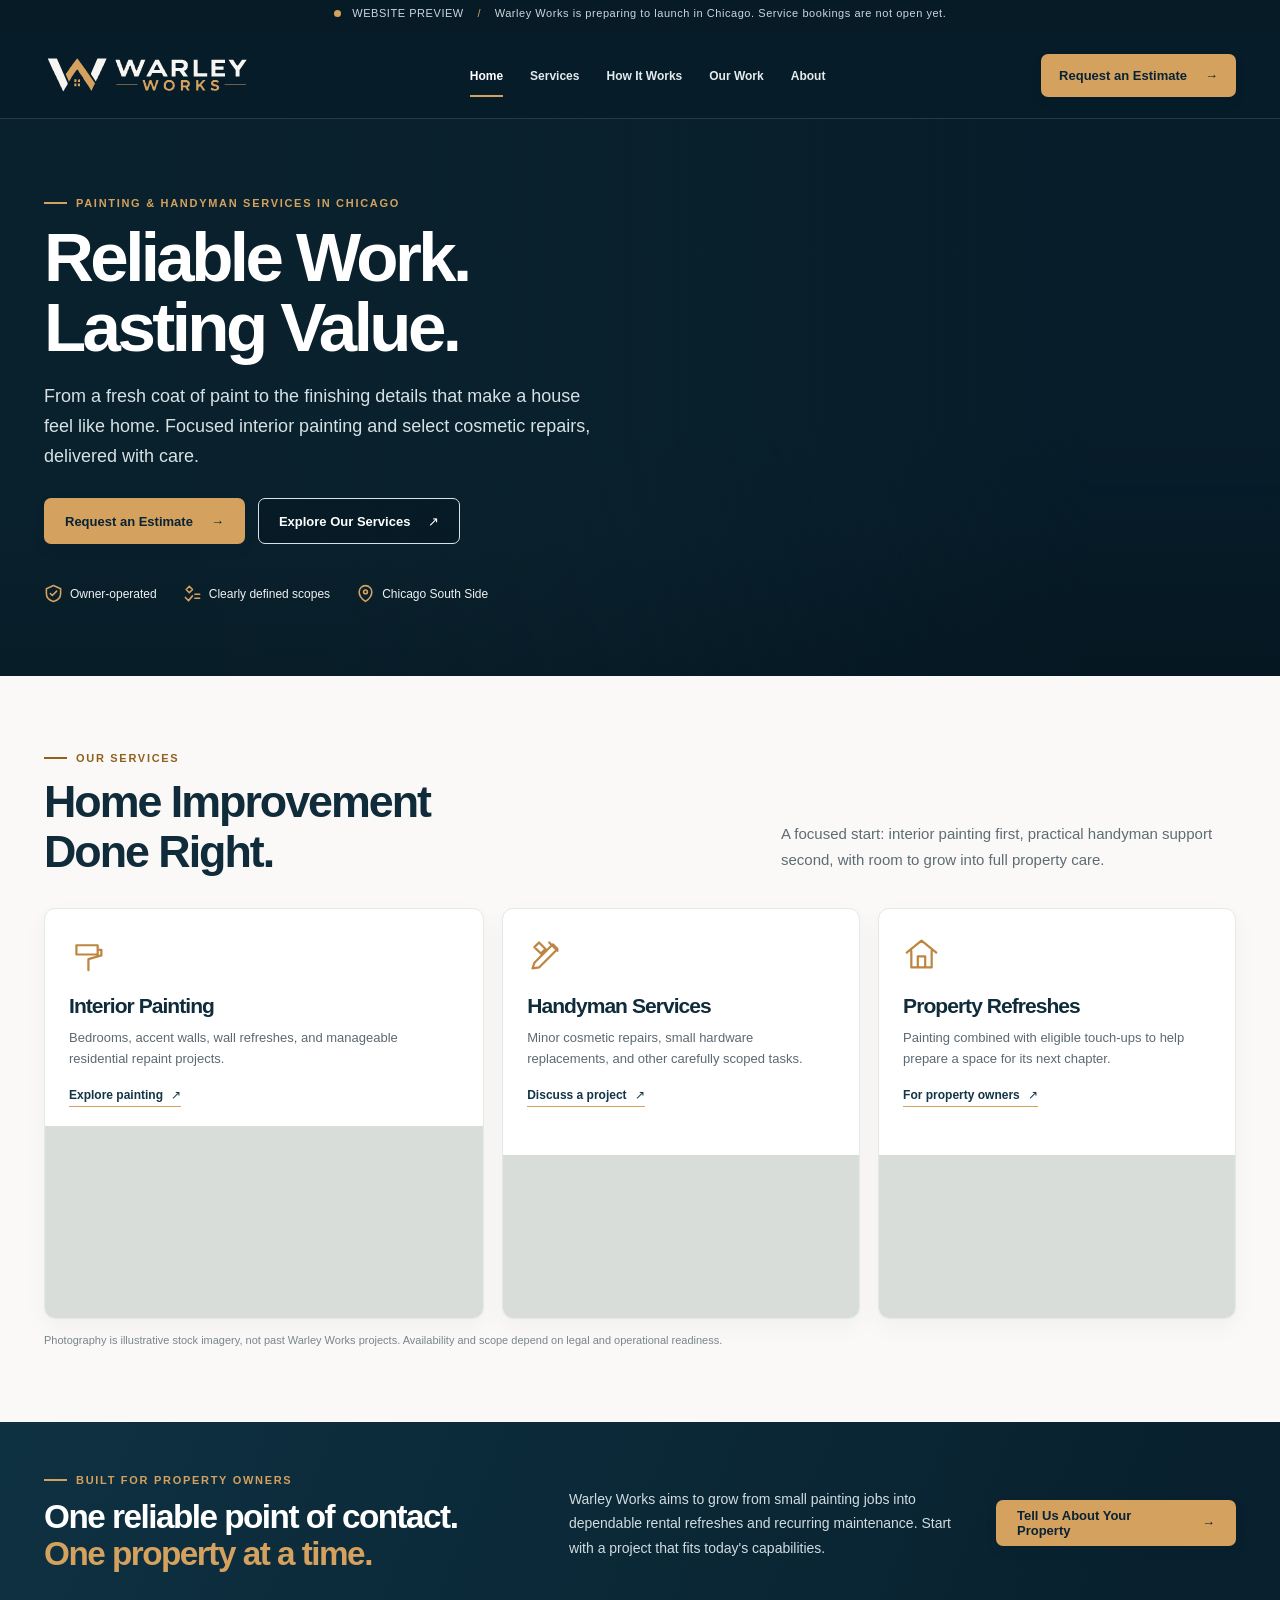
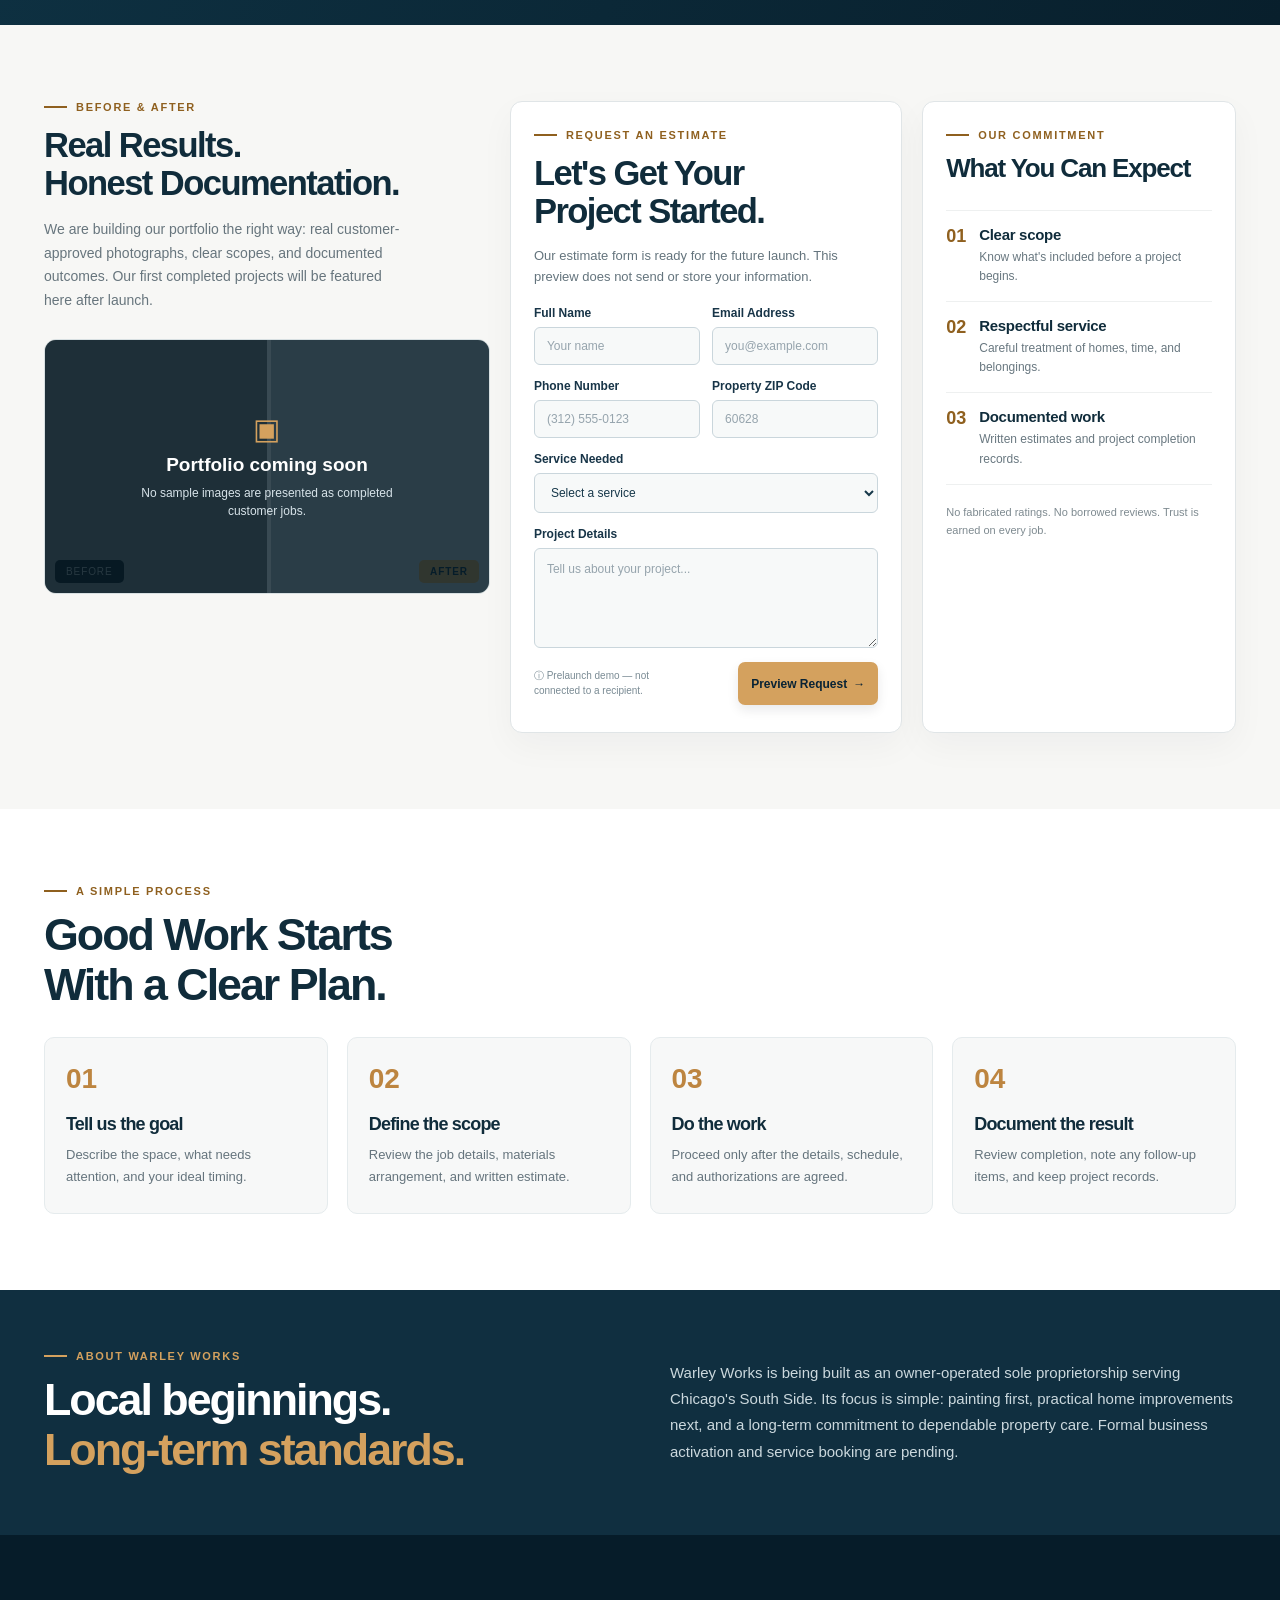
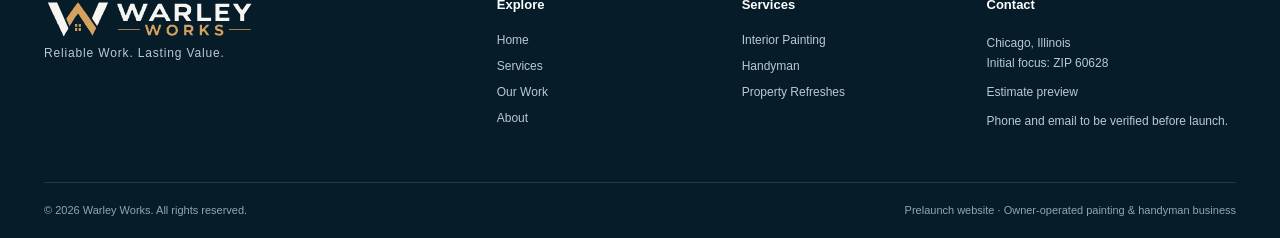
<file: index.html>
<!doctype html>
<html lang="en">
<head>
  <meta charset="utf-8">
  <meta name="viewport" content="width=device-width,initial-scale=1">
  <meta name="theme-color" content="#0f2a3a">
  <meta name="description" content="Warley Works is developing an owner-operated interior painting and small handyman service for Chicago's South Side. Follow our launch.">
  <meta property="og:title" content="Warley Works | Reliable Work. Lasting Value.">
  <meta property="og:description" content="Painting first. Thoughtful property refreshes. Chicago's South Side. Prelaunch website preview.">
  <meta property="og:type" content="website">
  <meta property="og:image" content="assets/social-card.svg">
  <!-- Social networks frequently require a deployed absolute PNG/JPG URL; v1.1 prelaunch keeps this SVG placeholder. -->
  <title>Warley Works | Painting &amp; Handyman Services | Chicago</title>
  <link rel="icon" href="assets/mark.svg" type="image/svg+xml">
  <link rel="preload" href="assets/logo-horizontal.svg" as="image" type="image/svg+xml">
  <link rel="stylesheet" href="styles.css">
  <script src="script.js" defer></script>
</head>
<body>
  <a class="skip-link" href="#main">Skip to content</a>
  <div class="launch-bar"><span class="status-dot" aria-hidden="true"></span> WEBSITE PREVIEW <span class="launch-divider" aria-hidden="true">/</span> Warley Works is preparing to launch in Chicago. Service bookings are not open yet.</div>
  <header class="site-header" id="top">
    <div class="container nav-shell">
      <a class="brand" href="#home" aria-label="Warley Works home">
        <img class="brand-logo" src="assets/logo-horizontal.svg" alt="Warley Works" width="210" height="45">
      </a>
      <button class="nav-toggle" type="button" aria-label="Open navigation" aria-expanded="false" aria-controls="main-nav">
        <span></span><span></span><span></span>
      </button>
      <nav class="main-nav" id="main-nav" aria-label="Primary">
        <a class="current" href="#home">Home</a>
        <a href="#services">Services</a>
        <a href="#process">How It Works</a>
        <a href="#portfolio">Our Work</a>
        <a href="#about">About</a>
        <a class="mobile-nav-cta" href="#estimate">Request an Estimate</a>
      </nav>
      <a class="button button-gold header-cta" href="#estimate">Request an Estimate <span aria-hidden="true">→</span></a>
    </div>
  </header>
  <main id="main">
    <section class="hero" id="home" aria-labelledby="hero-title">
      <div class="hero-picture" role="img" aria-label="Illustrative modern interior; not a Warley Works project"></div>
      <div class="container hero-container">
        <div class="hero-content">
          <p class="eyebrow eyebrow-gold"><span class="eyebrow-line"></span> PAINTING &amp; HANDYMAN SERVICES IN CHICAGO</p>
          <h1 id="hero-title">Reliable Work.<br><span>Lasting Value.</span></h1>
          <p class="hero-copy">From a fresh coat of paint to the finishing details that make a house feel like home. Focused interior painting and select cosmetic repairs, delivered with care.</p>
          <div class="hero-actions">
            <a href="#estimate" class="button button-gold">Request an Estimate <span aria-hidden="true">→</span></a>
            <a href="#services" class="button button-outline">Explore Our Services <span aria-hidden="true">↗</span></a>
          </div>
          <div class="hero-highlights" aria-label="Our approach">
            <span><svg viewBox="0 0 24 24" aria-hidden="true"><path d="M12 2 3 6v6c0 5.1 3.5 8.6 9 10 5.5-1.4 9-4.9 9-10V6l-9-4Zm-4 10 2.5 2.5L16 9"/></svg> Owner-operated</span>
            <span><svg viewBox="0 0 24 24" aria-hidden="true"><path d="m4 7 4-4 4 4-4 4zM15 13h6M15 18h6M3 17l4 4 5-6"/></svg> Clearly defined scopes</span>
            <span><svg viewBox="0 0 24 24" aria-hidden="true"><path d="M12 22s8-5.4 8-12a8 8 0 1 0-16 0c0 6.6 8 12 8 12Z"/><circle cx="12" cy="10" r="2.4"/></svg> Chicago South Side</span>
          </div>
        </div>
      </div>
    </section>

    <section class="services section" id="services" aria-labelledby="services-title">
      <div class="container">
        <div class="section-head services-head">
          <div><p class="eyebrow"> <span class="eyebrow-line"></span> OUR SERVICES</p><h2 id="services-title">Home Improvement<br>Done Right.</h2></div>
          <p class="section-lead">A focused start: interior painting first, practical handyman support second, with room to grow into full property care.</p>
        </div>
        <div class="services-grid">
          <article class="service-card primary-card">
            <div class="service-card-content">
              <span class="service-icon" aria-hidden="true"><svg viewBox="0 0 40 40"><path d="M8 10h23v10H8zM31 15h4v6l-14 4v8M21 33v4" /></svg></span>
              <h3>Interior Painting</h3>
              <p>Bedrooms, accent walls, wall refreshes, and manageable residential repaint projects.</p>
              <a href="#estimate">Explore painting <span aria-hidden="true">↗</span></a>
            </div>
            <div class="service-photo painting-photo" role="img" aria-label="Illustrative photograph of interior painting"></div>
          </article>
          <article class="service-card">
            <div class="service-card-content">
              <span class="service-icon" aria-hidden="true"><svg viewBox="0 0 40 40"><path d="m8 29 20-20 5 5-20 20-7 1zM24 7l9 9M8 12l5 5M8 12l5-5 7 7-5 5z" /></svg></span>
              <h3>Handyman Services</h3>
              <p>Minor cosmetic repairs, small hardware replacements, and other carefully scoped tasks.</p>
              <a href="#estimate">Discuss a project <span aria-hidden="true">↗</span></a>
            </div>
            <div class="service-photo repairs-photo" role="img" aria-label="Illustrative photograph of tools and small home repairs"></div>
          </article>
          <article class="service-card">
            <div class="service-card-content">
              <span class="service-icon" aria-hidden="true"><svg viewBox="0 0 40 40"><path d="m4 18 16-13 16 13M9 16v18h22V16M16 34V22h8v12" /></svg></span>
              <h3>Property Refreshes</h3>
              <p>Painting combined with eligible touch-ups to help prepare a space for its next chapter.</p>
              <a href="#owners">For property owners <span aria-hidden="true">↗</span></a>
            </div>
            <div class="service-photo home-photo" role="img" aria-label="Illustrative photograph of a refreshed residential interior"></div>
          </article>
        </div>
        <p class="photo-disclosure">Photography is illustrative stock imagery, not past Warley Works projects. Availability and scope depend on legal and operational readiness.</p>
      </div>
    </section>

    <section class="owners-band" id="owners" aria-labelledby="owners-title">
      <div class="container owners-inner">
        <div><p class="eyebrow eyebrow-gold"><span class="eyebrow-line"></span> BUILT FOR PROPERTY OWNERS</p><h2 id="owners-title">One reliable point of contact.<br><em>One property at a time.</em></h2></div>
        <p>Warley Works aims to grow from small painting jobs into dependable rental refreshes and recurring maintenance. Start with a project that fits today's capabilities.</p>
        <a href="#estimate" class="button button-gold">Tell Us About Your Property <span aria-hidden="true">→</span></a>
      </div>
    </section>

    <section class="section results" id="portfolio" aria-labelledby="portfolio-title">
      <div class="container results-grid">
        <div>
          <p class="eyebrow"><span class="eyebrow-line"></span> BEFORE &amp; AFTER</p>
          <h2 id="portfolio-title">Real Results.<br>Honest Documentation.</h2>
          <p>We are building our portfolio the right way: real customer-approved photographs, clear scopes, and documented outcomes. Our first completed projects will be featured here after launch.</p>
          <div class="portfolio-frame" aria-label="Future project photo gallery">
            <div class="portfolio-half portfolio-half-before"><span class="photo-label">BEFORE</span></div>
            <div class="portfolio-half portfolio-half-after"><span class="photo-label">AFTER</span></div>
            <div class="portfolio-message"><span class="portfolio-message-icon" aria-hidden="true">▣</span><strong>Portfolio coming soon</strong><small>No sample images are presented as completed customer jobs.</small></div>
          </div>
        </div>
        <div class="estimate-card" id="estimate">
          <p class="eyebrow"><span class="eyebrow-line"></span> REQUEST AN ESTIMATE</p>
          <h2>Let's Get Your<br>Project Started.</h2>
          <p class="estimate-intro">Our estimate form is ready for the future launch. This preview does not send or store your information.</p>
          <form id="estimate-form" novalidate>
            <div class="field-grid">
              <label>Full Name <input type="text" name="name" autocomplete="name" minlength="2" placeholder="Your name" required></label>
              <label>Email Address <input type="email" name="email" autocomplete="email" placeholder="you@example.com" required></label>
              <label>Phone Number <input type="tel" name="phone" autocomplete="tel" placeholder="(312) 555-0123"></label>
              <label>Property ZIP Code <input type="text" name="zip" inputmode="numeric" pattern="[0-9]{5}" maxlength="5" placeholder="60628" required></label>
            </div>
            <label>Service Needed
              <select name="service" required>
                <option value="">Select a service</option>
                <option>Interior painting</option>
                <option>Small handyman project</option>
                <option>Property refresh</option>
                <option>Not sure yet</option>
              </select>
            </label>
            <label>Project Details <textarea name="details" rows="4" maxlength="1600" placeholder="Tell us about your project..." required></textarea></label>
            <div class="form-bottom"><p><span class="lock-icon" aria-hidden="true">ⓘ</span> Prelaunch demo — not connected to a recipient.</p><button class="button button-gold" type="submit">Preview Request <span aria-hidden="true">→</span></button></div>
            <p class="form-message" id="form-message" role="status" aria-live="polite" hidden></p>
          </form>
        </div>
        <aside class="values-card" aria-labelledby="values-title">
          <p class="eyebrow"><span class="eyebrow-line"></span> OUR COMMITMENT</p>
          <h2 id="values-title">What You Can Expect</h2>
          <div class="value-item"><span class="value-number">01</span><div><h3>Clear scope</h3><p>Know what's included before a project begins.</p></div></div>
          <div class="value-item"><span class="value-number">02</span><div><h3>Respectful service</h3><p>Careful treatment of homes, time, and belongings.</p></div></div>
          <div class="value-item"><span class="value-number">03</span><div><h3>Documented work</h3><p>Written estimates and project completion records.</p></div></div>
          <div class="values-footer">No fabricated ratings. No borrowed reviews. Trust is earned on every job.</div>
        </aside>
      </div>
    </section>

    <section class="section process" id="process" aria-labelledby="process-title">
      <div class="container">
        <p class="eyebrow"><span class="eyebrow-line"></span> A SIMPLE PROCESS</p><h2 id="process-title">Good Work Starts<br>With a Clear Plan.</h2>
        <div class="steps">
          <article><b>01</b><h3>Tell us the goal</h3><p>Describe the space, what needs attention, and your ideal timing.</p></article>
          <article><b>02</b><h3>Define the scope</h3><p>Review the job details, materials arrangement, and written estimate.</p></article>
          <article><b>03</b><h3>Do the work</h3><p>Proceed only after the details, schedule, and authorizations are agreed.</p></article>
          <article><b>04</b><h3>Document the result</h3><p>Review completion, note any follow-up items, and keep project records.</p></article>
        </div>
      </div>
    </section>
    <section class="about-band" id="about"><div class="container about-layout"><div><p class="eyebrow eyebrow-gold"><span class="eyebrow-line"></span> ABOUT WARLEY WORKS</p><h2>Local beginnings.<br><em>Long-term standards.</em></h2></div><p>Warley Works is being built as an owner-operated sole proprietorship serving Chicago's South Side. Its focus is simple: painting first, practical home improvements next, and a long-term commitment to dependable property care. Formal business activation and service booking are pending.</p></div></section>
  </main>
  <footer class="footer"><div class="container footer-grid"><div class="footer-brand"><a class="brand" href="#top" aria-label="Warley Works, back to top"><img class="brand-logo" src="assets/logo-horizontal.svg" alt="Warley Works" width="210" height="45"></a><p>Reliable Work. Lasting Value.</p></div><div><strong>Explore</strong><a href="#home">Home</a><a href="#services">Services</a><a href="#portfolio">Our Work</a><a href="#about">About</a></div><div><strong>Services</strong><a href="#services">Interior Painting</a><a href="#services">Handyman</a><a href="#owners">Property Refreshes</a></div><div><strong>Contact</strong><p>Chicago, Illinois<br>Initial focus: ZIP 60628</p><a href="#estimate">Estimate preview</a><small>Phone and email to be verified before launch.</small></div></div><div class="container footer-bottom"><span>© <span id="year">2026</span> Warley Works. All rights reserved.</span><span>Prelaunch website · Owner-operated painting &amp; handyman business</span></div></footer>
</body>
</html>
</file>
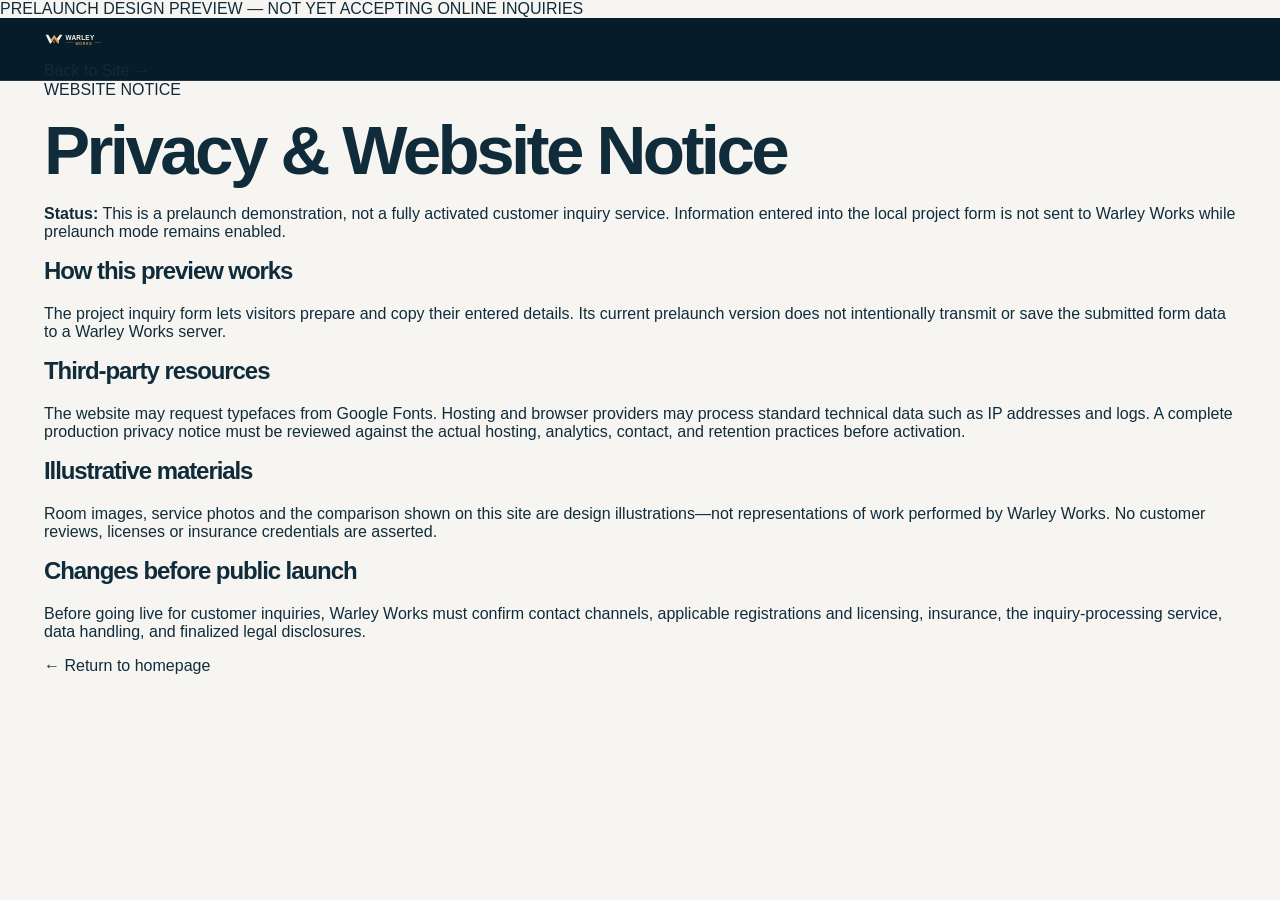
<file: privacy.html>
<!doctype html><html lang="en"><head><meta charset="utf-8"><meta name="viewport" content="width=device-width,initial-scale=1"><meta name="robots" content="noindex,nofollow"><title>Privacy & Website Notice | Warley Works</title><link rel="icon" href="assets/favicon.svg"><link rel="stylesheet" href="styles.css"></head><body class="legal-body"><div class="prelaunch-bar">PRELAUNCH DESIGN PREVIEW — NOT YET ACCEPTING ONLINE INQUIRIES</div><header class="site-header"><div class="container nav-inner"><a class="brand" href="index.html"><img src="assets/logo-horizontal-dark.svg" width="230" height="63" alt="Warley Works"></a><a class="btn btn-gold" href="index.html">Back to Site →</a></div></header><main class="container legal-content"><p class="kicker">WEBSITE NOTICE</p><h1>Privacy &amp; Website Notice</h1><p><strong>Status:</strong> This is a prelaunch demonstration, not a fully activated customer inquiry service. Information entered into the local project form is not sent to Warley Works while prelaunch mode remains enabled.</p><h2>How this preview works</h2><p>The project inquiry form lets visitors prepare and copy their entered details. Its current prelaunch version does not intentionally transmit or save the submitted form data to a Warley Works server.</p><h2>Third-party resources</h2><p>The website may request typefaces from Google Fonts. Hosting and browser providers may process standard technical data such as IP addresses and logs. A complete production privacy notice must be reviewed against the actual hosting, analytics, contact, and retention practices before activation.</p><h2>Illustrative materials</h2><p>Room images, service photos and the comparison shown on this site are design illustrations—not representations of work performed by Warley Works. No customer reviews, licenses or insurance credentials are asserted.</p><h2>Changes before public launch</h2><p>Before going live for customer inquiries, Warley Works must confirm contact channels, applicable registrations and licensing, insurance, the inquiry-processing service, data handling, and finalized legal disclosures.</p><p><a class="text-link" href="index.html">← Return to homepage</a></p></main></body></html>
</file>
<file: styles.css>
:root{--navy:#0f2a3a;--navy-deep:#061c29;--navy-light:#163b50;--gold:#d4a15e;--gold-deep:#bd8540;--ivory:#f7f5f1;--paper:#fff;--ink:#102c3b;--muted:#62717a;--line:#e4e8e8;--radius:13px;--shadow:0 24px 60px rgba(14,36,46,.10);font-family:Inter,"Avenir Next","Segoe UI",Arial,sans-serif;color:var(--ink);background:var(--ivory);font-synthesis:none}*,*:before,*:after{box-sizing:border-box}html{scroll-behavior:smooth;scroll-padding-top:94px}body{margin:0;overflow-x:hidden}a{color:inherit;text-decoration:none}button,input,textarea,select{font:inherit}button{cursor:pointer}img{max-width:100%;display:block}svg{display:block}.container{width:min(1192px,calc(100% - 48px));margin-inline:auto}.skip-link{position:fixed;top:-80px;left:1rem;background:#fff;color:#111;padding:12px 15px;z-index:1000;border-radius:4px}.skip-link:focus{top:1rem}a:focus-visible,button:focus-visible,input:focus-visible,textarea:focus-visible,select:focus-visible{outline:3px solid var(--gold);outline-offset:3px}.launch-bar{background:#071b27;color:#cbd7dd;min-height:33px;padding:7px 16px;text-align:center;font-size:11px;letter-spacing:.05em}.status-dot{display:inline-block;width:7px;height:7px;background:var(--gold);border-radius:50%;margin-right:8px}.launch-divider{color:var(--gold);padding:0 10px}.site-header{background:var(--navy-deep);border-bottom:1px solid rgba(255,255,255,.13);position:sticky;top:0;z-index:50}.nav-shell{height:85px;display:flex;align-items:center;justify-content:space-between;gap:25px}.brand{display:flex;align-items:center;gap:10px;color:var(--paper);flex-shrink:0}.brand>img{width:59px;height:44px;object-fit:contain}.brand-type{display:flex;flex-direction:column;justify-content:center;line-height:.9}.brand-type strong{font-size:22px;font-weight:900;letter-spacing:.11em}.brand-type>span{display:flex;align-items:center;justify-content:center;gap:6px;color:var(--gold);font-size:13px;font-weight:800;letter-spacing:.29em;margin-top:7px}.brand-type i{width:17px;height:2px;background:var(--gold);display:inline-block}.main-nav{height:100%;display:flex;align-items:center;gap:27px;color:#e4ebed}.main-nav a{font-size:12px;font-weight:700;height:100%;display:flex;align-items:center;position:relative;white-space:nowrap;transition:color .2s}.main-nav a:hover,.main-nav a.current{color:#fff}.main-nav a.current:after,.main-nav a:hover:after{content:"";position:absolute;bottom:21px;left:0;right:0;height:2px;background:var(--gold)}.main-nav .mobile-nav-cta{display:none}.button{border:1px solid transparent;border-radius:7px;display:inline-flex;align-items:center;justify-content:center;gap:18px;min-height:46px;padding:0 20px;font-size:13px;line-height:1.2;font-weight:800;white-space:nowrap;transition:transform .18s,box-shadow .18s,background .18s}.button:hover{transform:translateY(-2px)}.button:active{transform:translateY(0)}.button-gold{background:var(--gold);color:#092334;box-shadow:0 5px 12px rgba(10,22,30,.09)}.button-gold:hover{background:#e5b474;box-shadow:0 9px 18px rgba(10,22,30,.12)}.button-outline{border-color:#d6e4eb;color:#fff;background:rgba(2,17,26,.35)}.button-outline:hover{background:rgba(255,255,255,.09)}.header-cta{height:43px;min-height:43px;padding-inline:17px}.nav-toggle{display:none;border:0;background:transparent;color:#fff;width:40px;height:40px;align-items:center;justify-content:center;flex-direction:column;gap:5px}.nav-toggle span{width:23px;height:2px;background:currentColor;border-radius:3px}.hero{position:relative;background:var(--navy-deep);color:#fff;min-height:548px;overflow:hidden}.hero-picture{position:absolute;inset:0;background-image:linear-gradient(90deg,#062230 2%,rgba(6,34,48,.99) 26%,rgba(6,34,48,.78) 50%,rgba(6,34,48,.10) 85%),linear-gradient(0deg,rgba(2,15,22,.28),transparent 45%),url("https://images.pexels.com/photos/6264414/pexels-photo-6264414.jpeg?auto=compress&cs=tinysrgb&w=1600");background-position:center,right center,center 53%;background-size:cover;background-repeat:no-repeat;filter:saturate(.85)}.hero:after{content:"";position:absolute;inset:0;pointer-events:none;background:linear-gradient(0deg,rgba(1,16,24,.25),transparent 28%)}.hero-container{position:relative;z-index:1}.hero-content{max-width:675px;padding:78px 0 73px}.eyebrow{display:flex;align-items:center;gap:9px;font-size:11px;letter-spacing:.155em;font-weight:800;color:var(--gold-deep);text-transform:uppercase;margin:0 0 13px}.eyebrow-line{display:inline-block;background:currentColor;width:23px;height:2px;flex:none}.eyebrow-gold{color:var(--gold)}h1,h2,h3,p{margin-top:0}h1,h2,h3{letter-spacing:-.045em}h1{font-size:clamp(52px,5.4vw,79px);font-weight:850;line-height:1.015;letter-spacing:-.052em;margin-bottom:20px}h1 span{color:#fff}.hero-copy{font-size:18px;line-height:1.65;color:#d6e1e5;max-width:565px;margin:0 0 27px}.hero-actions{display:flex;gap:13px;flex-wrap:wrap}.hero-highlights{display:flex;flex-wrap:wrap;gap:26px;margin-top:40px}.hero-highlights span{display:flex;align-items:center;gap:7px;font-size:12px;color:#eff2f3;white-space:nowrap}.hero-highlights svg{width:19px;height:19px;fill:none;stroke:var(--gold);stroke-width:2;stroke-linecap:round;stroke-linejoin:round}.section{padding:76px 0}.services{background:#faf9f7}.section-head{display:flex;justify-content:space-between;align-items:end;gap:40px;margin-bottom:31px}.section h2,.owners-band h2,.about-band h2{font-size:clamp(32px,3.5vw,48px);line-height:1.11;font-weight:850;margin:0}.section-lead{max-width:455px;font-size:15px;line-height:1.72;color:#5d6c74;margin:0 0 4px}.services-grid{display:grid;grid-template-columns:1.23fr 1fr 1fr;gap:18px}.service-card{background:#fff;border:1px solid #e3e8e9;border-radius:11px;overflow:hidden;box-shadow:0 9px 24px rgba(16,34,43,.04);display:flex;flex-direction:column;min-width:0;transition:transform .2s,box-shadow .2s}.service-card:hover{transform:translateY(-5px);box-shadow:var(--shadow)}.service-card-content{padding:25px 24px 19px;flex:1}.service-icon{color:var(--gold-deep);width:42px;height:42px;display:flex;align-items:center;margin-bottom:18px}.service-icon svg{width:37px;height:37px;fill:none;stroke:currentColor;stroke-width:2.4;stroke-linejoin:round;stroke-linecap:round}.service-card h3{font-size:21px;line-height:1.15;margin-bottom:9px}.service-card p{font-size:13px;line-height:1.65;color:#5c6972;margin-bottom:15px}.service-card a{font-size:12px;font-weight:800;color:#133547;display:inline-flex;gap:8px;border-bottom:1px solid var(--gold);padding-bottom:4px}.service-card a:hover{color:var(--gold-deep)}.service-photo{height:163px;background-color:#d9ddd9;background-size:cover;background-position:center}.primary-card .service-photo{height:192px}.painting-photo{background-image:url("https://images.pexels.com/photos/6474471/pexels-photo-6474471.jpeg?auto=compress&cs=tinysrgb&w=800")}.repairs-photo{background-image:url("https://images.pexels.com/photos/4792524/pexels-photo-4792524.jpeg?auto=compress&cs=tinysrgb&w=800")}.home-photo{background-image:url("https://images.unsplash.com/photo-1600607687939-ce8a6c25118c?auto=format&fit=crop&w=800&q=75")}.photo-disclosure{font-size:11px;color:#78868d;margin:15px 0 0}.owners-band{background:linear-gradient(112deg,#0e3142,#081f2c);padding:52px 0;color:#fff}.owners-inner{display:grid;grid-template-columns:1.25fr 1fr auto;align-items:center;gap:36px}.owners-band h2{font-size:clamp(27px,2.6vw,35px)}.owners-band h2 em,.about-band h2 em{font-style:normal;color:var(--gold)}.owners-band p:not(.eyebrow){font-size:14px;line-height:1.75;color:#d1dce0;margin:0}.owners-inner>.button{max-width:240px;white-space:normal}.results{background:#f7f7f5}.results-grid{display:grid;grid-template-columns:1.08fr .95fr .76fr;gap:20px;align-items:stretch}.results h2{font-size:clamp(29px,2.7vw,37px);margin-bottom:16px}.results-grid>div:first-child>p:not(.eyebrow){line-height:1.67;color:#67757d;font-size:14px;max-width:360px}.portfolio-frame{position:relative;display:grid;grid-template-columns:1fr 1fr;height:255px;overflow:hidden;border-radius:12px;border:1px solid #d8e0e2;background:#cfd4d4;margin-top:27px;isolation:isolate}.portfolio-half{position:relative;background-image:url("https://images.unsplash.com/photo-1600607687939-ce8a6c25118c?auto=format&fit=crop&w=700&q=70");background-size:auto 100%;background-position:center;background-color:#bcc6c8}.portfolio-half-before{filter:saturate(.3) brightness(.65)}.portfolio-half-after{filter:saturate(1.04) brightness(.98)}.portfolio-half+.portfolio-half{border-left:4px solid #fff}.photo-label{position:absolute;bottom:10px;left:10px;font-size:10px;color:#fff;background:rgba(8,37,51,.94);padding:6px 11px;border-radius:5px;letter-spacing:.09em}.portfolio-half-after .photo-label{background:var(--gold);color:var(--navy);left:auto;right:10px;font-weight:800}.portfolio-message{position:absolute;inset:0;background:rgba(3,25,37,.78);z-index:2;display:flex;flex-direction:column;justify-content:center;align-items:center;text-align:center;color:#fff;padding:20px;gap:8px}.portfolio-message-icon{font-size:29px;color:var(--gold)}.portfolio-message strong{font-size:19px}.portfolio-message small{max-width:265px;color:#d7e3e9;font-size:12px;line-height:1.5}.estimate-card,.values-card{border:1px solid #e0e5e7;border-radius:12px;background:#fff;padding:27px 23px;box-shadow:0 13px 35px rgba(17,38,48,.04)}.estimate-intro{font-size:13px;line-height:1.55;color:#64747d;margin-bottom:19px}.estimate-card label{display:flex;flex-direction:column;gap:7px;font-size:12px;font-weight:700;color:#183548;margin-bottom:14px}.field-grid{display:grid;grid-template-columns:1fr 1fr;gap:0 12px}.estimate-card input,.estimate-card textarea,.estimate-card select{font-weight:400;min-width:0;width:100%;background:#f7f9f9;border:1px solid #cad6dc;color:#17384a;border-radius:6px;padding:11px 12px;font-size:12px;line-height:1.2;outline:0;transition:background .2s,border-color .2s}.estimate-card textarea{line-height:1.5;resize:vertical;min-height:100px}.estimate-card input:focus,.estimate-card textarea:focus,.estimate-card select:focus{background:#fff;outline:2px solid #d1aa79;outline-offset:1px;border-color:var(--gold)}.estimate-card input::placeholder,.estimate-card textarea::placeholder{color:#96a4ad}.estimate-card input[aria-invalid="true"],.estimate-card select[aria-invalid="true"],.estimate-card textarea[aria-invalid="true"]{border-color:#b13e40}.form-bottom{display:flex;align-items:center;gap:9px;justify-content:space-between}.form-bottom>p{color:#7a8b94;font-size:10px;max-width:160px;line-height:1.45;margin:0}.form-bottom .button{min-height:43px;font-size:12px;padding-inline:12px;gap:6px}.form-message{background:#fff6e8;color:#714715;border:1px solid #ecd3a9;padding:12px;border-radius:6px;font-size:12px;margin:13px 0 0}.values-card{background:#fff}.values-card h2{font-size:26px;margin:0 0 27px}.value-item{display:flex;gap:13px;padding:15px 0;border-top:1px solid #eef0f0}.value-number{color:var(--gold-deep);font-size:18px;font-weight:800}.value-item h3{font-size:15px;letter-spacing:-.02em;margin:0 0 5px}.value-item p{font-size:12px;line-height:1.6;color:#697880;margin:0}.values-footer{border-top:1px solid #eef0f0;font-size:11px;color:#7e8a90;padding-top:18px;line-height:1.65}.process{background:#fff}.process>div>h2{margin-bottom:27px}.steps{display:grid;grid-template-columns:repeat(4,1fr);gap:19px}.steps article{background:#f7f8f8;border:1px solid #e5ebed;border-radius:10px;padding:25px 21px}.steps b{display:block;color:var(--gold-deep);font-size:28px;margin-bottom:19px}.steps h3{font-size:18px;margin-bottom:9px}.steps p{font-size:13px;line-height:1.7;color:#65747d;margin:0}.about-band{background:#102f40;color:#fff;padding:60px 0}.about-layout{display:grid;grid-template-columns:1fr 1fr;gap:60px;align-items:center}.about-layout p:not(.eyebrow){font-size:15px;line-height:1.75;color:#cbd8dd;margin:0}.footer{background:var(--navy-deep);color:#d9e4e8;padding:62px 0 22px}.footer-grid{display:grid;grid-template-columns:2fr 1fr 1fr 1.2fr;gap:37px}.footer .brand{align-self:flex-start;max-width:max-content}.footer-brand p{font-size:13px;letter-spacing:.07em;margin:15px 0 0}.footer-grid>div:not(:first-child){display:flex;flex-direction:column;align-items:flex-start;gap:12px}.footer-grid strong{font-size:13px;color:#fff;margin-bottom:9px}.footer-grid a:not(.brand){color:#b9cad1;font-size:12px}.footer-grid a:not(.brand):hover{color:var(--gold)}.footer-grid p,.footer-grid small{font-size:12px;color:#b9cad1;line-height:1.7;margin:0}.footer-bottom{border-top:1px solid rgba(255,255,255,.12);margin-top:50px;padding-top:21px;display:flex;justify-content:space-between;gap:15px;flex-wrap:wrap;color:#91a6b2;font-size:11px}.nav-toggle{flex-shrink:0}@media (max-width:1140px){.main-nav{gap:18px}.main-nav a{font-size:11px}.header-cta{font-size:12px}.results-grid{grid-template-columns:1fr 1fr}.values-card{grid-column:1/-1}.values-card{display:grid;grid-template-columns:1fr repeat(3,1fr);gap:18px;align-items:start}.values-card .eyebrow{grid-column:1/-1}.values-card h2{font-size:22px}.value-item{border-top:0;padding:0}.values-footer{grid-column:1/-1}.owners-inner{grid-template-columns:1fr 1fr}.owners-inner>.button{grid-column:1/-1}}@media (max-width:860px){.nav-shell{height:73px}.nav-toggle{display:flex;order:3}.main-nav{display:none;position:absolute;top:100%;left:0;right:0;background:#092636;height:auto;flex-direction:column;align-items:stretch;gap:0;padding:8px 24px 24px;box-shadow:0 22px 35px rgba(0,0,0,.24)}.main-nav.open{display:flex}.main-nav a{height:auto;min-height:45px;border-bottom:1px solid rgba(255,255,255,.09);font-size:14px}.main-nav a:after,.main-nav a.current:after{display:none}.main-nav .mobile-nav-cta{display:flex;color:var(--gold);border-bottom:0}.header-cta{margin-left:auto}.hero{min-height:510px}.hero-picture{background-image:linear-gradient(90deg,rgba(5,28,41,.99) 0%,rgba(5,28,41,.91) 53%,rgba(5,28,41,.45) 100%),url("https://images.pexels.com/photos/6264414/pexels-photo-6264414.jpeg?auto=compress&cs=tinysrgb&w=1200")}.hero-content{padding:75px 0 67px}.services-grid{grid-template-columns:repeat(2,1fr)}.primary-card{grid-column:1/-1;display:grid;grid-template-columns:1fr 1fr}.primary-card .service-photo{height:100%;min-height:245px}.section-head{align-items:start}.owners-inner{gap:25px}.steps{grid-template-columns:repeat(2,1fr)}.footer-grid{grid-template-columns:1.7fr 1fr 1fr}.footer-grid>div:last-child{grid-column:1/-1}}@media (max-width:640px){.container{width:min(100% - 32px,480px)}.launch-bar{font-size:10px;line-height:1.45}.nav-shell{height:71px}.brand>img{width:48px;height:36px}.brand-type strong{font-size:18px}.brand-type>span{font-size:10px;gap:4px;margin-top:6px}.brand-type i{width:11px}.header-cta{display:none}.hero{min-height:0}.hero-picture{background-image:linear-gradient(0deg,rgba(6,30,43,.98),rgba(6,30,43,.77)),url("https://images.pexels.com/photos/6264414/pexels-photo-6264414.jpeg?auto=compress&cs=tinysrgb&w=950");background-position:center}.hero-content{padding:63px 0 58px}.hero h1{font-size:clamp(42px,10vw,58px)}.hero-copy{font-size:15px;line-height:1.7}.hero-actions{display:flex;flex-direction:column;align-items:stretch}.hero-actions .button{width:100%}.hero-highlights{gap:13px 20px;margin-top:27px}.hero-highlights span{font-size:11px}.section{padding:57px 0}.section-head{display:block}.section-head h2{margin-bottom:16px}.section-lead{font-size:14px}.services-grid{grid-template-columns:1fr}.primary-card{grid-column:auto;display:flex}.primary-card .service-photo{min-height:0;height:200px}.service-photo{height:190px}.service-card-content{padding:22px 22px 19px}.owners-inner{grid-template-columns:1fr}.owners-inner>.button{grid-column:auto;max-width:none;width:100%}.results-grid{grid-template-columns:1fr;gap:22px}.portfolio-frame{height:235px}.estimate-card,.values-card{padding:23px 19px}.values-card{grid-column:auto;display:block}.values-card h2{font-size:26px;margin-bottom:23px}.value-item{border-top:1px solid #eef0f0;padding:14px 0}.value-item h3{font-size:16px}.owners-band{padding:42px 0}.owners-band h2,.about-band h2{font-size:31px}.steps{grid-template-columns:1fr}.steps article{padding:20px}.steps b{margin-bottom:8px}.about-layout{grid-template-columns:1fr;gap:20px}.about-band{padding:49px 0}.footer{padding:46px 0 22px}.footer-grid{grid-template-columns:1fr 1fr;gap:30px}.footer-brand{grid-column:1/-1}.footer-grid>div:last-child{grid-column:1/-1}.footer-bottom{margin-top:31px}.form-bottom{align-items:stretch;flex-direction:column}.form-bottom .button{width:100%}.form-bottom p{max-width:none}}@media (max-width:360px){.field-grid{grid-template-columns:1fr}.brand-type strong{font-size:16px}.eyebrow{font-size:9px}}@media (prefers-reduced-motion:reduce){html{scroll-behavior:auto}*,*:before,*:after{animation-duration:.01ms!important;transition-duration:.01ms!important}}
/* Warley Works v1.1: founder-source-traced logo and approved responsive treatment. */
.brand>img.brand-logo{width:210px;height:auto;max-height:58px;object-fit:contain;object-position:left center;display:block}
.footer .brand>img.brand-logo{width:215px;max-height:62px}
@media (max-width:860px){.brand>img.brand-logo{width:198px;max-height:52px}}
@media (max-width:640px){.brand>img.brand-logo{width:176px;max-height:44px}.footer .brand>img.brand-logo{width:205px;max-height:59px}}
@media (max-width:360px){.brand>img.brand-logo{width:160px}}

/* WW-WEB-v1.2: Small gold text gets an accessible ink-safe variant on light surfaces.
   Do NOT change the founder-approved brass used for brand marks, icons or dark backgrounds. */
:root{--gold-text:#8f601f}
.eyebrow:not(.eyebrow-gold),.service-card a:hover,.value-number{color:var(--gold-text)}
</file>
